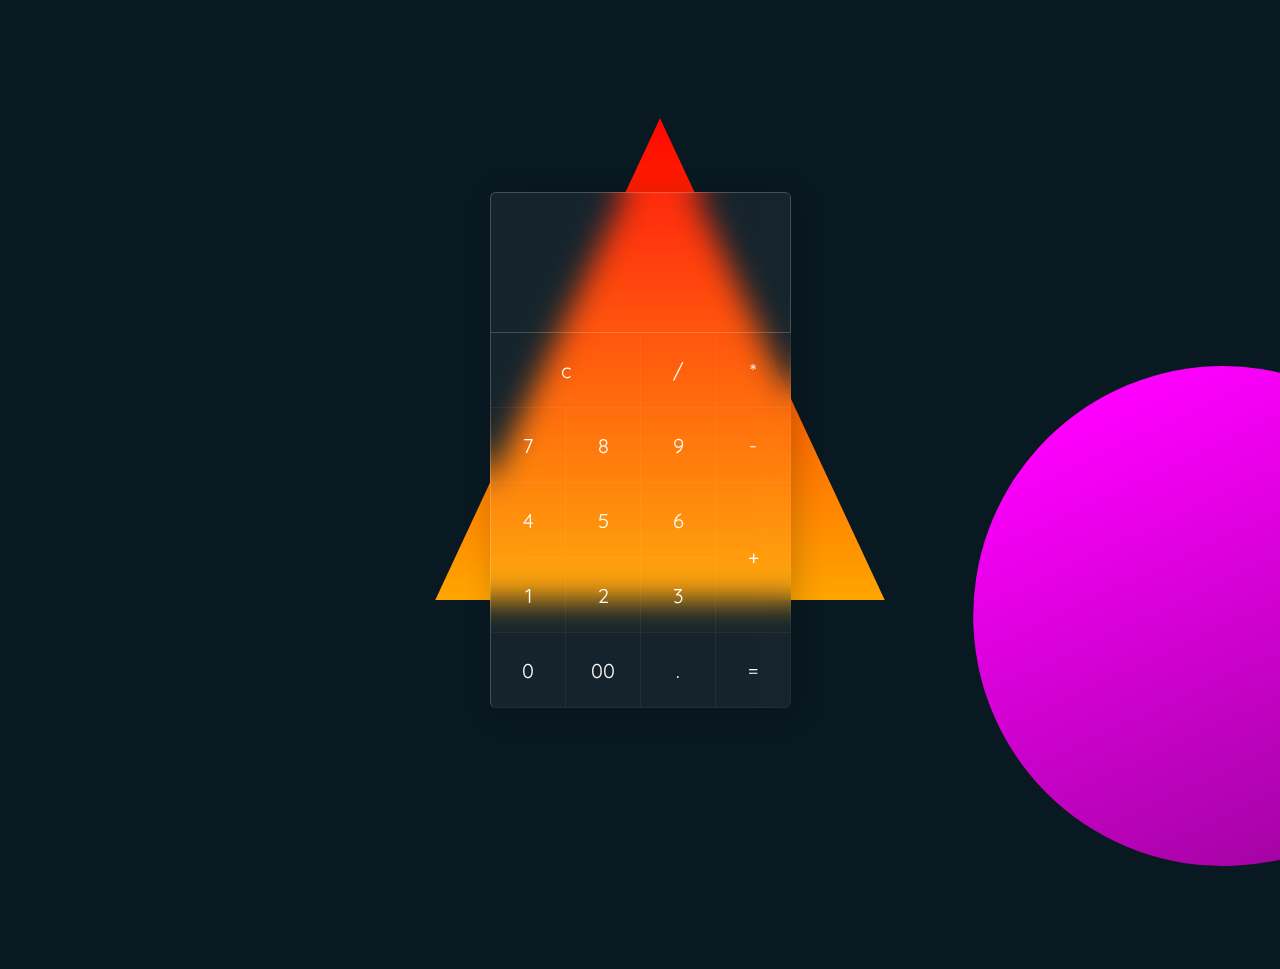
<file: FinalAssessment/Portfolio/calculator.html>
<!DOCTYPE html>
<html lang="en">
<head>
    <meta charset="UTF-8">
    <title>Glassmorphism Calculator UI</title>
    <link rel="stylesheet" href="calculator.css">
</head>
<body>
    <div class="container">
        <form action="" name="calc" class="calculator">
            <input type="text" readonly class="value" name="txt">
            <span class="num clear" onclick="calc.txt.value = ''">c</span>
            <span class="num" onclick="document.calc.txt.value +='/'">/</span>
            <span class="num" onclick="document.calc.txt.value +='*'">*</span>
            <span class="num" onclick="document.calc.txt.value +='7'">7</span>
            <span class="num" onclick="document.calc.txt.value +='8'">8</span>
            <span class="num" onclick="document.calc.txt.value +='9'">9</span>
            <span class="num" onclick="document.calc.txt.value +='-'">-</span>
            <span class="num" onclick="document.calc.txt.value +='4'">4</span>
            <span class="num" onclick="document.calc.txt.value +='5'">5</span>
            <span class="num" onclick="document.calc.txt.value +='6'">6</span>
            <span class="num plus" onclick="document.calc.txt.value +='+'">+</span>
            <span class="num" onclick="document.calc.txt.value +='1'">1</span>
            <span class="num" onclick="document.calc.txt.value +='2'">2</span>
            <span class="num" onclick="document.calc.txt.value +='3'">3</span>
            <span class="num" onclick="document.calc.txt.value +='0'">0</span>
            <span class="num" onclick="document.calc.txt.value +='00'">00</span>
            <span class="num" onclick="document.calc.txt.value +='.'">.</span>
            <span class="num" onclick="document.calc.txt.value =eval(calc.txt.value)">=</span>

        </form>
    </div>
    <b></b>
</body>
<script type="text/javascript" src="vanilla-tilt.js"></script>
<script type="text/javascript">
    VanillaTilt.init(document.querySelector(".container"), {
        max: 25,
        speed: 400,
        glare: true,
        "max-glare": 0.5
    });

    //It also supports NodeList
    VanillaTilt.init(document.querySelectorAll(".yout"));
</script>


</html>
</file>
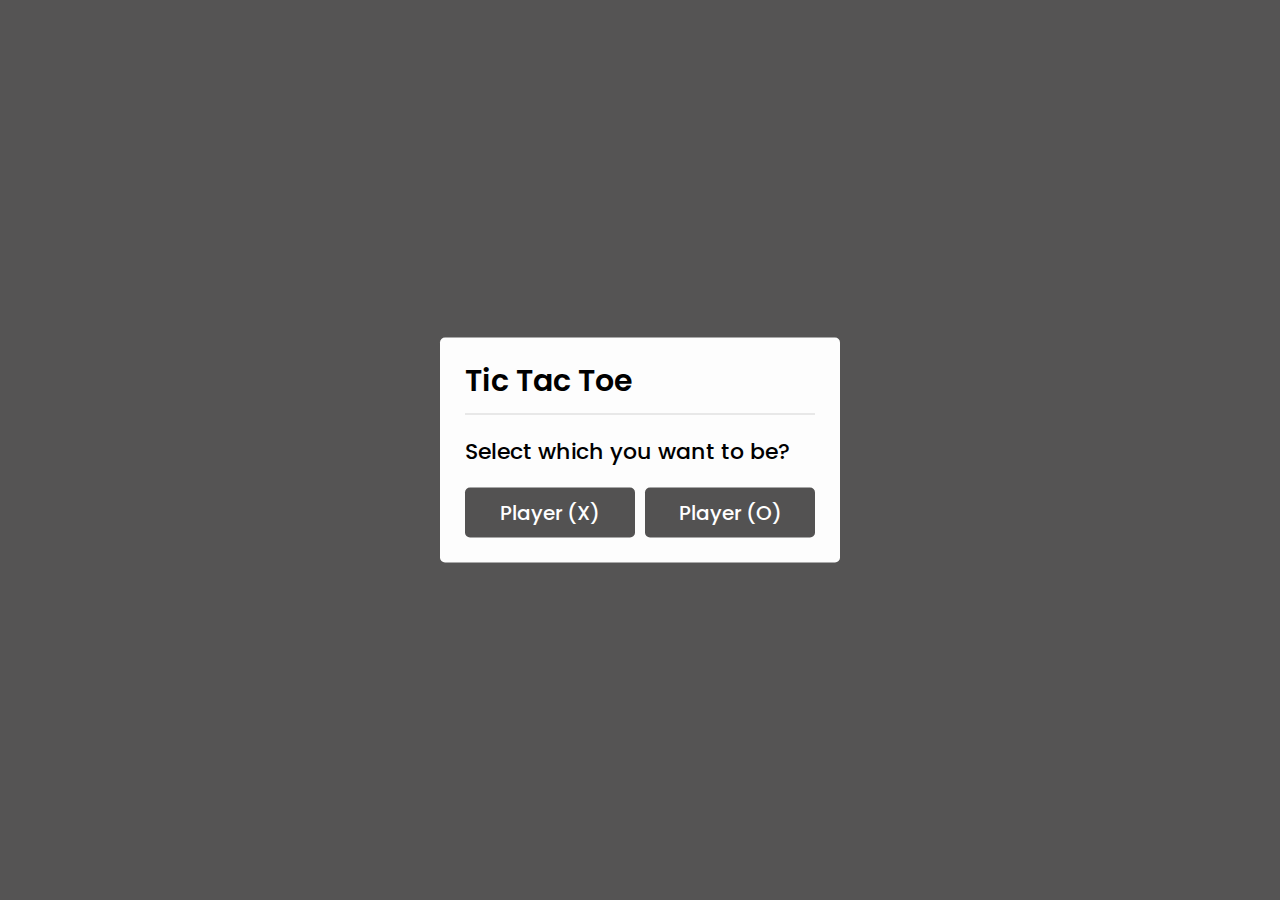
<file: FinalAssessment/Portfolio/tic.html>
<!DOCTYPE html>
<!-- Created By CodingNepal - www.youtube.com/codingnepal || www.codingnepalweb.com -->
<html lang="en">
<head>
    <meta charset="UTF-8">
    <title>Tic Tac Toe Game </title>
    <link rel="stylesheet" href="style.css">
    <link rel="stylesheet" href="https://cdnjs.cloudflare.com/ajax/libs/font-awesome/5.15.3/css/all.min.css"/>
</head>
<body>
  <!-- select box -->
  <div class="select-box">
    <header>Tic Tac Toe</header>
    <div class="content">
      <div class="title">Select which you want to be?</div>
      <div class="options">
        <button class="playerX">Player (X)</button>
        <button class="playerO">Player (O)</button>
      </div>
    </div>
  </div> 
  <!-- playboard section -->
  <div class="play-board">
    <div class="details">
      <div class="players">
        <span class="Xturn">X's Turn</span>
        <span class="Oturn">O's Turn</span>
        <div class="slider"></div>
      </div>
    </div>
    <div class="play-area">
      <section>
        <span class="box1"></span>
        <span class="box2"></span>
        <span class="box3"></span>
      </section>
      <section>
        <span class="box4"></span>
        <span class="box5"></span>
        <span class="box6"></span>
      </section>
      <section>
        <span class="box7"></span>
        <span class="box8"></span>
        <span class="box9"></span>
      </section>
    </div>
  </div>
  <!-- result box -->
  <div class="result-box">
    <div class="won-text"></div>
    <div class="btn"><button>Replay</button></div>
  </div>
  <script src="script.js"></script>
</body>
</html>
</file>
<file: FinalAssessment/Portfolio/calculator.css>
@import url('https://fonts.googleapis.com/css2?family=Quicksand:wght@300;400;500&display=swap');

*{
    margin: 0;
    padding: 0;
    box-sizing: border-box;
    font-family: 'Quicksand', sans-serif;
}

body{
    display: flex;
    justify-content: center;
    align-items: center;
    min-height: 100vh;
    background: #091921;
    overflow: hidden;
}
body::before{
    position: absolute;
    content: '';
    width: 500px;
    height: 500px;
    left: 400px;
    top: 100px;
    background: linear-gradient(red, orange);
}
body::after{
    position: absolute;
    content: '';
    width: 500px;
    height: 800px;
    left: 40px;
    top: -80px;
    transform: rotate(25deg);
    background: #091921;
}
body b{
    position: absolute;
    width: 500px;
    height: 800px;
    left: 780px;
    top: -80px;
    transform: rotate(155deg);
    background:#091921;
}
body b::before{
    content: '';
    width: 500px;
    height: 500px;
    top: -200px;
    right: 50px;
    background:linear-gradient(rgb(165, 3, 165), rgb(255, 0, 255));
    position: absolute;
    border-radius: 50%;
}

.container{
    position: relative;
    background: rgba(255,255,255, 0.05);
    border-radius: 6px;
    overflow: hidden;
    z-index: 10;
    backdrop-filter: blur(15px);
    border-top: 1px solid rgba(255,255,255,0.2);
    border-left: 1px solid rgba(255,255,255,0.2);
    box-shadow: 5px 5px 30px rgba(0,0,0,0.2);
}

.container .calculator{
    position: relative;
    display: grid;
}

.container .calculator .value{
    grid-column: span 4;
    height: 140px;
    width: 300px;
    text-align: right;
    border: none;
    outline: none;
    padding: 10px;
    font-size: 30px;
    background: transparent;
    color: #fff;

    border-bottom: 1px solid rgba(255,255,255,0.2);
    border-right: 1px solid rgba(255,255,255,0.2);
}

.container .calculator span{
    display: grid;
    place-items: center;
    width: 75px;
    height: 75px;
    color: #fff;
    font-weight: 400;
    cursor: pointer;
    font-size: 20px;
    user-select: none;
    border-bottom: 1px solid rgba(255,255,255,0.05);
    border-right: 1px solid rgba(255,255,255,0.05);
}

.container .calculator span:hover{
    transition: 0s;
    background: rgba(255, 255, 255, .1);
    box-shadow: 0 0 5px rgba(255, 255, 255, 0.493),
    0 0 10px rgba(255, 255, 255, 0.562);
}

.container .calculator span:active{
    background: #14ff47;
    color: #192f00;
    font-size: 24px;
    font-weight: 500;
}

.container .calculator .clear{
    grid-column: span 2;
    width: 150px;
}

.container .calculator .plus{
    grid-row: span 2;
    height: 150px;
}
</file>
<file: FinalAssessment/Portfolio/style.css>
@import url('https://fonts.googleapis.com/css2?family=Poppins:wght@200;300;400;500;600;700&display=swap');
*{
  margin: 0;
  padding: 0;
  box-sizing: border-box;
  font-family: 'Poppins', sans-serif;
}
::selection{
  color: #fff;
  background:rgb(138, 136, 136);
}
body{
  background:rgb(85, 84, 84);
}
.select-box, .play-board, .result-box{
  position: absolute;
  top: 50%;
  left: 50%;
  transform: translate(-50%, -50%);
  transition: all 0.3s ease;
}
.select-box{
  background: rgb(253, 253, 253);
  padding: 20px 25px 25px;
  border-radius: 5px;
  max-width: 400px;
  width: 100%;
}
.select-box.hide{
  opacity: 0;
  pointer-events: none;
}
.select-box header{
  font-size: 30px;
  font-weight: 600;
  padding-bottom: 10px;
  border-bottom: 1px solid lightgrey;
}
.select-box .title{
  font-size: 22px;
  font-weight: 500;
  margin: 20px 0;
}
.select-box .options{
  display: flex;
  width: 100%;
}
.options button{
  width: 100%;
  font-size: 20px;
  font-weight: 500;
  padding: 10px 0;
  border: none;
  background: rgb(83, 82, 82);
  border-radius: 5px;
  color: #fff;
  outline: none;
  cursor: pointer;
  transition: all 0.3s ease;
}
.options button:hover,
.btn button:hover{
  transform: scale(1.03);
  background: rgb(44, 44, 44);
}
.options button.playerX{
  margin-right: 5px;
}
.options button.playerO{
  margin-left: 5px;
}
.play-board{
  opacity: 0;
  pointer-events: none;
  transform: translate(-50%, -50%) scale(0.9);
}
.play-board.show{
  opacity: 1;
  pointer-events: auto;
  transform: translate(-50%, -50%) scale(1);
}
.play-board .details{
  padding: 7px;
  border-radius: 8px;
  background: #fff;
}
.play-board .players{
  width: 100%;
  display: flex;
  position: relative;
  justify-content: space-between;
}
.players span{
  position: relative;
  z-index: 2;
  color: rgb(83, 82, 82);
  font-size: 20px;
  font-weight: 500;
  padding: 20px 0;
  width: 100%;
  text-align: center;
  cursor: default;
  user-select: none;
  transition: all 0.3 ease;
}
.players.active span:first-child{
  color: #fff;
}
.players.active span:last-child{
  color: rgb(83, 82, 82);
}
.players span:first-child{
  color: #fff;
}
.players .slider{
  position: absolute;
  top: 0;
  left: 0;
  width: 50%;
  height: 100%;
  background: rgb(83, 82, 82);
  border-radius: 10px;
  transition: all 0.2s ease;
}
.players.active .slider{
  left: 50%;
}
.players.active span:first-child{
  color: rgb(83, 82, 82);
}
.players.active span:nth-child(2){
  color: #fff;
}
.players.active .slider{
  left: 50%;
}
.play-area{
  margin-top: 20px;
}
.play-area section{
  display: flex;
  margin-bottom: 1px;
}
.play-area section span{
  display: block;
  height: 90px;
  width: 90px;
  padding: 7px;
  margin: 2px;
  color: rgb(83, 82, 82);
  font-size: 40px;
  line-height: 80px;
  text-align: center;
  border-radius: 10px;
  background: #fff;
}
.result-box{
  padding: 25px 20px;
  border-radius: 5px;
  max-width: 400px;
  width: 100%;
  opacity: 0;
  text-align: center;
  background: #fff;
  pointer-events: none;
  transform: translate(-50%, -50%) scale(0.9);
}
.result-box.show{
  opacity: 1;
  pointer-events: auto;
  transform: translate(-50%, -50%) scale(1);
}
.result-box .won-text{
  font-size: 30px;
  font-weight: 500;
  display: flex;
  justify-content: center;
}
.result-box .won-text p{
  font-weight: 600;
  margin: 0 5px;
}
.result-box .btn{
  width: 100%;
  margin-top: 25px;
  display: flex;
  justify-content: center;
}
.btn button{
  font-size: 18px;
  font-weight: 500;
  padding: 8px 20px;
  border: none;
  background: rgb(83, 82, 82);
  border-radius: 5px;
  color: #fff;
  outline: none;
  cursor: pointer;
  transition: all 0.3s ease;
}
</file>
